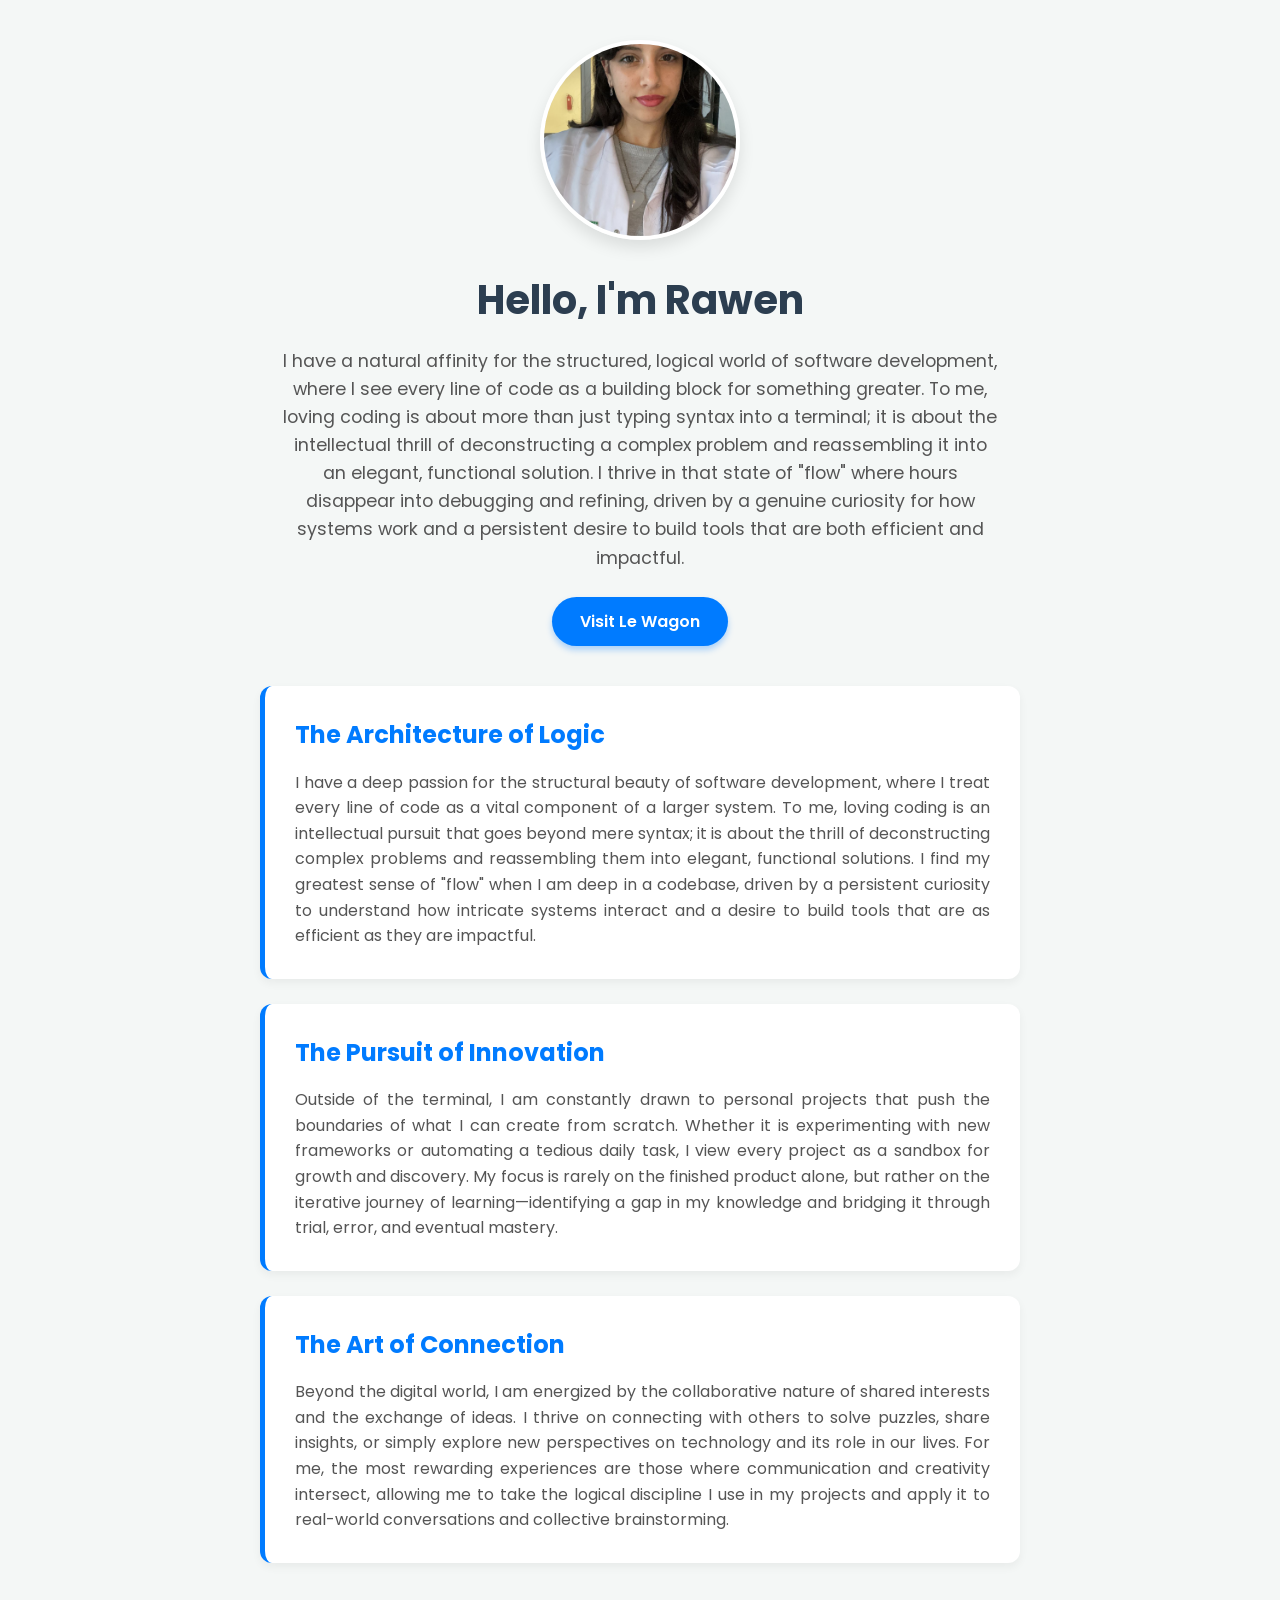
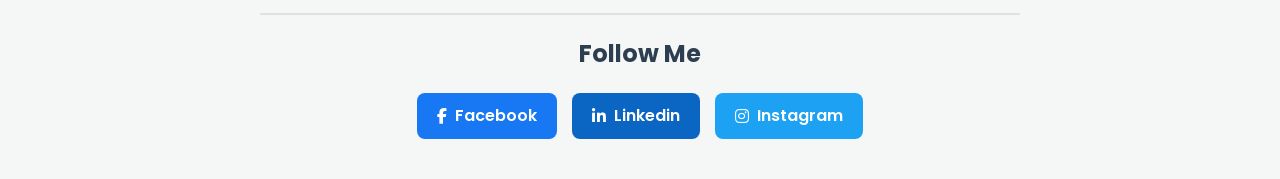
<file: index.html>
<!DOCTYPE html>
<html lang="en">
<head>
  <meta charset="utf-8">
  <meta name="viewport" content="width=device-width, initial-scale=1">
  <title>My Profile - Rawen</title>
  
  <link rel="stylesheet" href="https://cdnjs.cloudflare.com/ajax/libs/font-awesome/6.4.0/css/all.min.css">
  <link href="https://fonts.googleapis.com/css2?family=Poppins:wght@300;400;600&display=swap" rel="stylesheet">
  <link rel="stylesheet" href="style.css">
</head>
<body>

  <div class="container">
    
    <header class="profile-header">
      <img src="riri.jpeg" alt="Profile picture of Rawen" class="profile-img">
      <h1>Hello, I'm Rawen</h1>
      <p class="intro-text">I have a natural affinity for the structured, logical world of software development, where I see every line of code as a building block for something greater. To me, loving coding is about more than just typing syntax into a terminal; it is about the intellectual thrill of deconstructing a complex problem and reassembling it into an elegant, functional solution. I thrive in that state of "flow" where hours disappear into debugging and refining, driven by a genuine curiosity for how systems work and a persistent desire to build tools that are both efficient and impactful.</p>
      <a href="https://www.lewagon.com" class="btn" target="_blank">Visit Le Wagon</a>
    </header>

    <main>
      <section class="card">
        <h2>The Architecture of Logic</h2>
        <p>I have a deep passion for the structural beauty of software development, where I treat every line of code as a vital component of a larger system. To me, loving coding is an intellectual pursuit that goes beyond mere syntax; it is about the thrill of deconstructing complex problems and reassembling them into elegant, functional solutions. I find my greatest sense of "flow" when I am deep in a codebase, driven by a persistent curiosity to understand how intricate systems interact and a desire to build tools that are as efficient as they are impactful.</p>
      </section>

      <section class="card">
        <h2>The Pursuit of Innovation</h2>
        <p>Outside of the terminal, I am constantly drawn to personal projects that push the boundaries of what I can create from scratch. Whether it is experimenting with new frameworks or automating a tedious daily task, I view every project as a sandbox for growth and discovery. My focus is rarely on the finished product alone, but rather on the iterative journey of learning—identifying a gap in my knowledge and bridging it through trial, error, and eventual mastery.</p>
      </section>

      <section class="card">
        <h2>The Art of Connection</h2>
        <p>Beyond the digital world, I am energized by the collaborative nature of shared interests and the exchange of ideas. I thrive on connecting with others to solve puzzles, share insights, or simply explore new perspectives on technology and its role in our lives. For me, the most rewarding experiences are those where communication and creativity intersect, allowing me to take the logical discipline I use in my projects and apply it to real-world conversations and collective brainstorming.</p>
      </section>
    </main>

    <footer class="social-footer">
      <h2>Follow Me</h2>
      <ul class="social-links">
        <li>
          <a href="https://www.facebook.com/rourou.omri.5" class="social-btn facebook">
            <i class="fab fa-facebook-f"></i> Facebook
          </a>
        </li>
        <li>
          <a href="#" class="social-btn linkedin">
            <i class="fab fa-linkedin-in"></i> Linkedin
          </a>
        </li>
        <li>
          <a href="https://www.instagram.com/rawen_omri/" class="social-btn instagram">
            <i class="fab fa-instagram"></i> Instagram
          </a>
        </li>
      </ul>
    </footer>

  </div>

</body>
</html>
</file>
<file: style.css>
/* --- Global Styles & Reset --- */
* {
  margin: 0;
  padding: 0;
  box-sizing: border-box;
}

body {
  /* A bright, clean background with a modern sans-serif font */
  font-family: 'Poppins', sans-serif;
  background-color: #f4f7f6;
  color: #333;
  line-height: 1.6;
}

/* --- Layout Container --- */
.container {
  max-width: 800px;
  margin: 0 auto;
  padding: 40px 20px;
}

/* --- Header Section --- */
.profile-header {
  text-align: center;
  margin-bottom: 40px;
}

.profile-img {
  width: 200px;
  height: 200px;
  object-fit: cover; /* Keeps the image from stretching */
  border-radius: 50%; /* Makes the image a perfect circle */
  border: 4px solid #ffffff;
  box-shadow: 0 8px 16px rgba(0,0,0,0.1);
  margin-bottom: 20px;
}

h1 {
  font-size: 2.5rem;
  color: #2c3e50;
  margin-bottom: 15px;
}

.intro-text {
  font-size: 1.1rem;
  color: #555;
  margin-bottom: 25px;
  padding: 0 20px;
}

/* --- Buttons --- */
.btn {
  display: inline-block;
  background-color: #007bff; /* Bright blue accent */
  color: #ffffff;
  padding: 12px 28px;
  text-decoration: none;
  border-radius: 30px;
  font-weight: 600;
  transition: background-color 0.3s ease, transform 0.2s ease;
  box-shadow: 0 4px 6px rgba(0, 123, 255, 0.3);
}

.btn:hover {
  background-color: #0056b3;
  transform: translateY(-2px); /* Slight lift effect on hover */
}

/* --- Main Content Cards --- */
.card {
  background-color: #ffffff;
  border-radius: 12px;
  padding: 30px;
  margin-bottom: 25px;
  box-shadow: 0 4px 10px rgba(0,0,0,0.05); /* Soft shadow for depth */
  border-left: 5px solid #007bff; /* Bright accent border */
}

.card h2 {
  color: #007bff;
  margin-bottom: 15px;
  font-size: 1.5rem;
}

.card p {
  color: #555;
  text-align: justify;
}

/* --- Footer & Social Links --- */
.social-footer {
  text-align: center;
  margin-top: 50px;
  padding-top: 20px;
  border-top: 2px solid #e0e0e0;
}

.social-footer h2 {
  color: #2c3e50;
  margin-bottom: 20px;
}

.social-links {
  list-style: none; /* Removes the default bullet points */
  display: flex;
  justify-content: center;
  gap: 15px; /* Spaces out the buttons */
  flex-wrap: wrap;
}

.social-btn {
  display: flex;
  align-items: center;
  gap: 8px;
  text-decoration: none;
  padding: 10px 20px;
  border-radius: 8px;
  color: #ffffff;
  font-weight: 600;
  transition: opacity 0.3s ease;
}

.social-btn:hover {
  opacity: 0.8; /* Slight fade out on hover */
}

/* Brand specific colors for the social buttons */
.facebook {
  background-color: #1877f2;
}

.linkedin {
  background-color: #0a66c2;
}

.instagram {
  background-color: #1da1f2;
}
</file>
